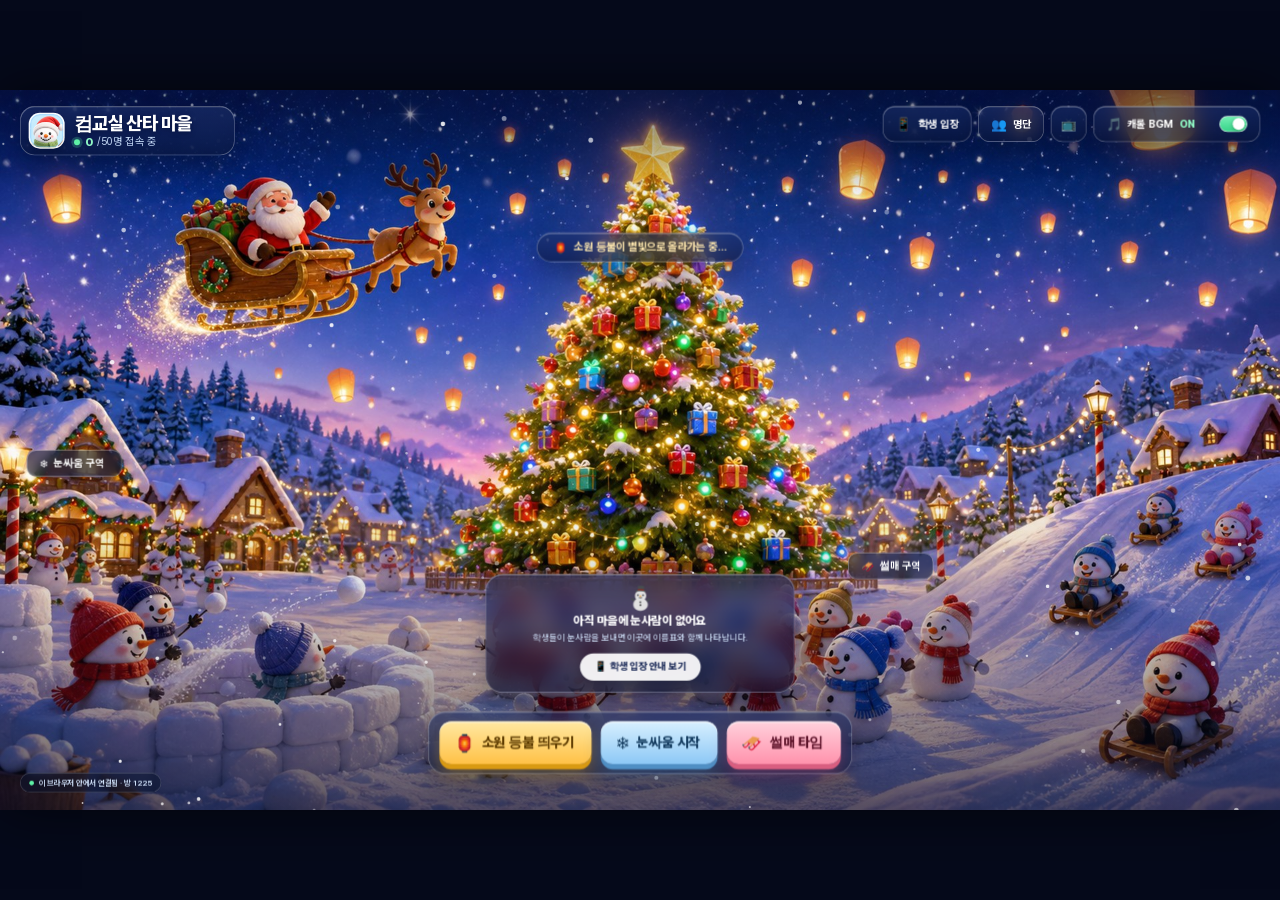
<file: index.html>
<!DOCTYPE html>
<html lang="ko">
<head>
<meta charset="utf-8">
<meta name="viewport" content="width=device-width, initial-scale=1, viewport-fit=cover">
<title>컴교실 산타 마을 — 선생님 화면</title>
<meta name="description" content="초등 컴퓨터 수업용 실시간 크리스마스 마을 — 학생 눈사람·소원 등불·미니게임">
<link rel="stylesheet" href="css/base.css">
<link rel="stylesheet" href="css/teacher.css">
<link rel="icon" href="data:image/svg+xml,<svg xmlns='http://www.w3.org/2000/svg' viewBox='0 0 100 100'><text y='.9em' font-size='90'>⛄</text></svg>">
</head>
<body class="teacher-body">

<div class="stage" id="stage">
  <div class="scene-bg" role="img" aria-label="눈 내리는 크리스마스 마을"></div>
  <div class="scene-veil"></div>

  <!-- 하늘을 나는 산타 썰매 (움직임) -->
  <div class="sleigh-flight" aria-hidden="true">
    <svg viewBox="0 0 420 150" class="sleigh-svg">
      <defs>
        <linearGradient id="slSleigh" x1="0" y1="0" x2="0" y2="1">
          <stop offset="0" stop-color="#b7743f"/><stop offset="1" stop-color="#7c4321"/>
        </linearGradient>
        <linearGradient id="slCoat" x1="0" y1="0" x2="0" y2="1">
          <stop offset="0" stop-color="#ff6b6b"/><stop offset="1" stop-color="#d02a3c"/>
        </linearGradient>
        <radialGradient id="slGlow" cx="50%" cy="50%" r="50%">
          <stop offset="0" stop-color="#ffe9a8" stop-opacity=".95"/>
          <stop offset="1" stop-color="#ffe9a8" stop-opacity="0"/>
        </radialGradient>
      </defs>
      <!-- 반짝 가루 -->
      <ellipse cx="120" cy="96" rx="118" ry="30" fill="url(#slGlow)" opacity=".55"/>
      <g class="sparkles" fill="#ffe9a8">
        <circle cx="58" cy="104" r="2.6"/><circle cx="84" cy="118" r="2"/><circle cx="38" cy="92" r="1.8"/>
        <circle cx="14" cy="106" r="1.5"/><circle cx="100" cy="88" r="1.6"/><circle cx="62" cy="80" r="1.4"/>
      </g>
      <!-- 루돌프 -->
      <g class="reindeer">
        <ellipse cx="330" cy="74" rx="42" ry="22" fill="#a8672f"/>
        <path d="M296 66 q-14 -8 -26 -2" stroke="#8b5222" stroke-width="7" fill="none" stroke-linecap="round"/>
        <path d="M356 60 q14 -20 26 -22 q6 8 -2 18 q-8 8 -18 10 z" fill="#b67334"/>
        <path d="M382 38 l-2 -22 l10 16" stroke="#7d4a1f" stroke-width="4" fill="none" stroke-linecap="round"/>
        <path d="M374 40 l-8 -20" stroke="#7d4a1f" stroke-width="4" fill="none" stroke-linecap="round"/>
        <circle cx="392" cy="46" r="4.4" fill="#ff4f4f"/>
        <circle cx="392" cy="46" r="9" fill="#ff6b6b" opacity=".35"/>
        <path d="M316 94 l-8 24" stroke="#8b5222" stroke-width="7" stroke-linecap="round"/>
        <path d="M346 94 l6 24" stroke="#8b5222" stroke-width="7" stroke-linecap="round"/>
        <circle cx="353" cy="60" r="3" fill="#2b2b2b"/>
        <path d="M288 84 q-10 14 4 16" stroke="#8b5222" stroke-width="5" fill="none" stroke-linecap="round"/>
      </g>
      <!-- 썰매 -->
      <g class="sleigh">
        <path d="M150 96 q10 24 44 24 h96 q26 0 34 -20 z" fill="url(#slSleigh)"/>
        <path d="M144 100 q6 34 56 34 h92" stroke="#c8912f" stroke-width="6" fill="none" stroke-linecap="round"/>
        <path d="M150 96 q96 10 174 4" stroke="#e0a53c" stroke-width="4" fill="none" stroke-linecap="round"/>
        <circle cx="238" cy="70" r="22" fill="#e8543f" opacity=".35"/>
        <circle cx="250" cy="64" r="3" fill="#fff6cf"/>
        <!-- 산타 -->
        <path d="M216 96 q-4 -40 18 -44 q24 -4 26 20 q2 16 0 24 z" fill="url(#slCoat)"/>
        <circle cx="236" cy="42" r="17" fill="#ffe0c9"/>
        <path d="M220 44 q10 -20 32 -8 q6 4 4 12 q-18 -6 -36 -4 z" fill="#fff"/>
        <path d="M218 30 q14 -20 34 -8 q8 6 2 14 q-16 -8 -36 -6 z" fill="#e63747"/>
        <circle cx="258" cy="26" r="7" fill="#fff"/>
        <path d="M204 58 q-22 10 -28 30" stroke="#e63747" stroke-width="9" fill="none" stroke-linecap="round"/>
        <circle cx="175" cy="90" r="7" fill="#ffe0c9"/>
        <!-- 선물 자루 -->
        <path d="M186 92 q-16 2 -14 22 q16 8 32 0 q2 -18 -18 -22 z" fill="#2f8f57"/>
        <path d="M180 96 q12 6 24 0" stroke="#1f6b40" stroke-width="3" fill="none"/>
      </g>
    </svg>
  </div>

  <canvas id="snowCan" class="snow-layer stage-snow"></canvas>

  <!-- ── 상단 HUD ───────────────────────────────────────── -->
  <header class="hud">
    <div class="hud-brand glass">
      <div class="brand-ico" role="img" aria-label="산타 눈사람"></div>
      <div class="brand-txt">
        <div class="brand-name">컴교실 산타 마을</div>
        <div class="brand-live"><i class="live-dot"></i><b id="onlineNum">0</b><span class="live-max">/50명 접속 중</span></div>
      </div>
    </div>

    <div class="hud-right">
      <button class="hud-chip glass" id="joinBtn" title="학생 입장 주소와 QR 코드">
        <span class="chip-emoji">📱</span><span class="chip-label">학생 입장</span>
      </button>
      <button class="hud-chip glass" id="listBtn" title="접속한 학생 명단">
        <span class="chip-emoji">👥</span><span class="chip-label">명단</span>
      </button>
      <button class="hud-chip glass icon-only" id="fsBtn" title="전체 화면">
        <span class="chip-emoji">📺</span>
      </button>
      <button class="bgm-pill glass" id="bgmBtn" aria-pressed="true">
        <span class="chip-emoji">🎵</span>
        <span class="bgm-label">캐롤 BGM</span>
        <span class="bgm-state" id="bgmState">ON</span>
        <span class="switch on" id="bgmSwitch"></span>
      </button>
    </div>
  </header>

  <!-- 실시간 도착 알림 -->
  <div class="toast-stack" id="toasts"></div>

  <!-- 하늘 안내 문구 -->
  <div class="sky-note glass" id="skyNote">
    <span class="sn-emoji">🏮</span><span class="sn-text">소원 등불이 별빛으로 올라가는 중…</span>
  </div>

  <!-- 구역 표시 -->
  <div class="zone zone-snow" id="zoneSnow">
    <span class="z-emoji">❄️</span><span class="z-label">눈싸움 구역</span>
    <span class="z-extra" id="snowScoreTop"></span>
    <div class="zone-fx" aria-hidden="true">
      <span class="snowball sb1"></span><span class="snowball sb2"></span><span class="snowball sb3"></span>
      <span class="snowball sb4"></span><span class="snowball sb5"></span>
    </div>
  </div>
  <div class="zone zone-sled" id="zoneSled">
    <span class="z-emoji">🛷</span><span class="z-label">썰매 구역</span>
    <div class="zone-fx sled-fx" aria-hidden="true"><span class="track t1"></span><span class="track t2"></span></div>
  </div>

  <!-- 소원 등불이 떠오르는 하늘 -->
  <div class="lantern-sky" id="lanternSky" aria-live="polite"></div>

  <!-- 마을의 학생 눈사람들 -->
  <div class="village" id="village"></div>
  <div class="tag-layer" id="tagLayer" aria-hidden="true"></div>

  <div class="empty-card glass" id="emptyCard">
    <div class="ec-emoji">⛄</div>
    <div class="ec-title">아직 마을에 눈사람이 없어요</div>
    <div class="ec-sub">학생들이 눈사람을 보내면 이곳에 이름표와 함께 나타납니다.</div>
    <button class="ec-btn" id="emptyJoin">📱 학생 입장 안내 보기</button>
  </div>

  <!-- 라운드 안내 -->
  <div class="round-banner hidden" id="roundBanner">
    <div class="rb-emoji" id="rbEmoji">❄️</div>
    <div class="rb-text" id="rbText">눈싸움 시작!</div>
    <div class="rb-sub" id="rbSub">학생 화면에서 눈덩이를 던져 보세요</div>
  </div>

  <!-- 실시간 순위 -->
  <aside class="board glass hidden" id="board">
    <div class="board-head"><span id="boardTitle">❄️ 눈싸움 순위</span><span class="board-live">LIVE</span></div>
    <ol class="board-list" id="boardList"></ol>
    <div class="board-foot" id="boardFoot">학생 화면의 점수가 실시간으로 모입니다.</div>
  </aside>

  <!-- 하단 버튼 독 -->
  <div class="dock-wrap">
    <div class="dock glass">
      <button class="dock-btn d-wish" id="btnWish">
        <span class="db-emoji">🏮</span><span class="db-label">소원 등불 띄우기</span>
      </button>
      <button class="dock-btn d-snow" id="btnSnow">
        <span class="db-emoji">❄️</span><span class="db-label">눈싸움 시작</span>
      </button>
      <button class="dock-btn d-sled" id="btnSled">
        <span class="db-emoji">🛷</span><span class="db-label">썰매 타임</span>
      </button>
    </div>
    <div class="dock-status" id="dockStatus"></div>
  </div>

  <div class="conn-pill" id="connPill"><i></i><span>연결 중…</span></div>
</div>

<!-- ── 학생 입장 안내 모달 ─────────────────────────────── -->
<div class="modal-back" id="joinModal">
  <div class="modal join-modal">
    <button class="x" data-close="joinModal">✕</button>
    <h2>📱 학생 입장 안내</h2>
    <p class="sub">학생들은 아래 주소로 들어오면 바로 이 마을에 들어옵니다.<br>방 코드 <b>1225</b> 는 매일 같아서 주소만 알려 주시면 됩니다.</p>

    <div class="join-grid">
      <div class="qr-box"><div id="qrTarget"></div><div class="qr-cap">휴대폰 카메라로 찍어도 들어와요</div></div>
      <div class="join-info">
        <div class="ji-label">학생 주소</div>
        <div class="ji-url" id="stuUrl">-</div>
        <button class="ji-copy" id="copyUrl">📋 주소 복사</button>
        <div class="ji-row"><span>방 코드</span><b>1225</b></div>
        <div class="ji-row"><span>접속 인원</span><b><span id="joinCount">0</span> / 50명</b></div>
      </div>
    </div>

    <ol class="join-steps">
      <li><b>1.</b> 크롬을 열고 주소를 입력합니다.</li>
      <li><b>2.</b> 이름을 쓰고 모자·목도리·표정을 고릅니다.</li>
      <li><b>3.</b> <b>⛄ 마을로 보내기</b>를 누르면 선생님 화면에 나타납니다.</li>
    </ol>

    <div class="join-actions">
      <button class="btn j-demo" id="demoBtn">🎬 시연용 친구 42명 채워 보기</button>
      <button class="btn j-close" data-close="joinModal">닫기</button>
    </div>
    <p class="join-tip">※ 시연 버튼은 화면 확인용이며, 실제 학생 접속 수에는 포함되지 않습니다.</p>
  </div>
</div>

<!-- ── 학생 명단 모달 ─────────────────────────────────── -->
<div class="modal-back" id="listModal">
  <div class="modal list-modal">
    <button class="x" data-close="listModal">✕</button>
    <h2>👥 접속한 학생</h2>
    <p class="sub" id="listSub">아직 접속한 학생이 없습니다.</p>
    <div class="name-grid" id="nameGrid"></div>
  </div>
</div>

<script src="assets/vendor/supabase.js"></script>
<script src="assets/vendor/qrcode.min.js"></script>
<script src="js/config.js"></script>
<script src="js/snowman.js"></script>
<script src="js/snow.js"></script>
<script src="js/audio.js"></script>
<script src="js/net.js"></script>
<script src="js/teacher.js"></script>
</body>
</html>
</file>
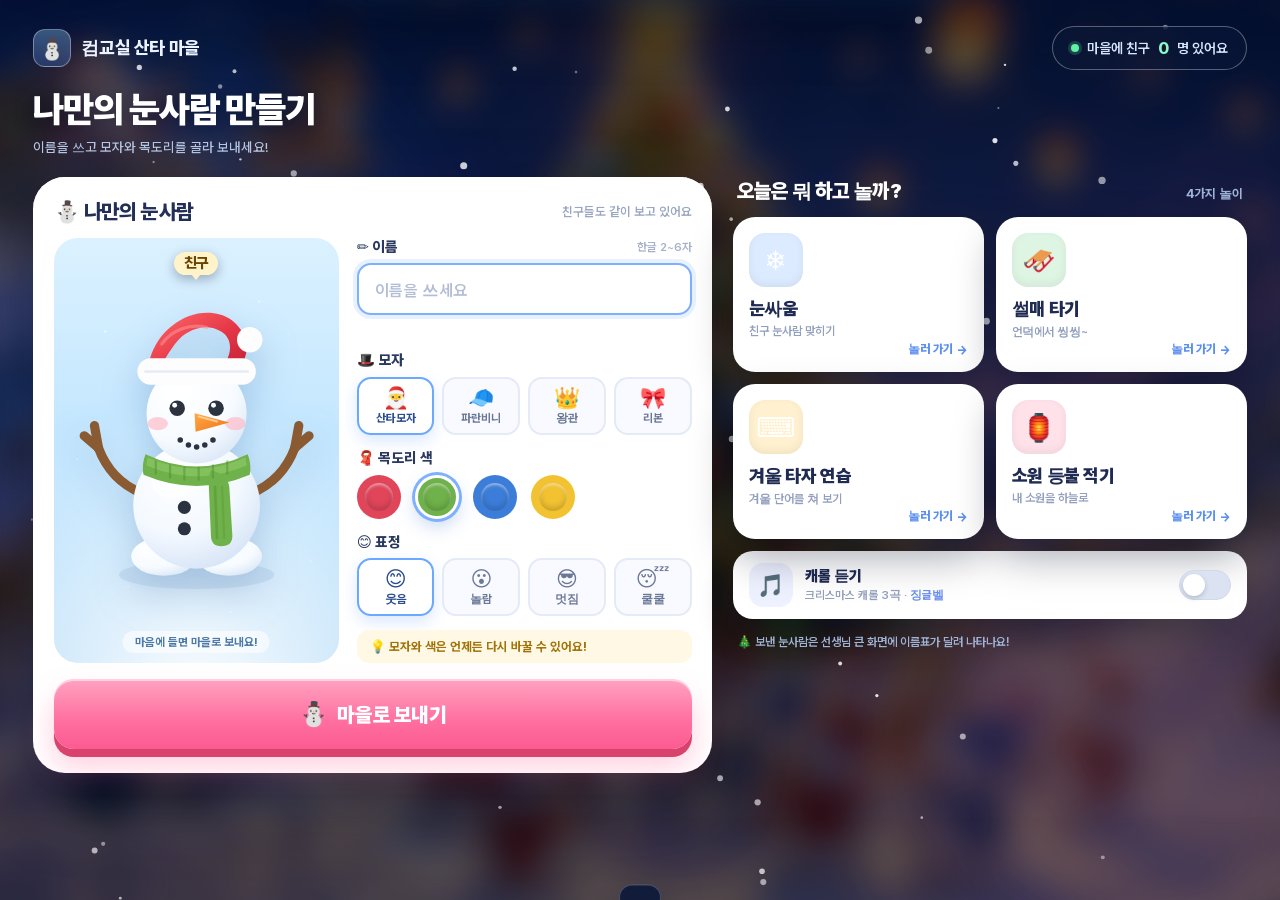
<file: student.html>
<!DOCTYPE html>
<html lang="ko">
<head>
<meta charset="utf-8">
<meta name="viewport" content="width=device-width, initial-scale=1, viewport-fit=cover">
<title>컴교실 산타 마을 — 나만의 눈사람</title>
<meta name="description" content="이름을 쓰고 모자와 목도리를 골라 마을로 보내 보세요!">
<link rel="stylesheet" href="css/base.css">
<link rel="stylesheet" href="css/student.css">
<link rel="icon" href="data:image/svg+xml,<svg xmlns='http://www.w3.org/2000/svg' viewBox='0 0 100 100'><text y='.9em' font-size='90'>⛄</text></svg>">
</head>
<body class="student-body">

<div class="bg-layer">
  <div class="bg-photo"></div>
  <div class="bg-stars"></div>
  <div class="bg-glow g1"></div>
  <div class="bg-glow g2"></div>
</div>
<canvas id="snowCan" class="snow-layer"></canvas>

<div class="s-shell">
  <header class="s-top">
    <div class="s-brand"><span class="s-logo">⛄</span><span>컴교실 산타 마을</span></div>
    <div class="s-live"><i class="dot"></i>마을에 친구 <b id="friendNum">0</b>명 있어요</div>
  </header>

  <div class="s-head">
    <h1>나만의 눈사람 만들기</h1>
    <p>이름을 쓰고 모자와 목도리를 골라 보내세요!</p>
  </div>

  <main class="s-main">
    <!-- ── 왼쪽: 눈사람 꾸미기 ─────────────────────────── -->
    <section class="card builder">
      <div class="b-head">
        <div class="b-title">⛄ 나만의 눈사람</div>
        <div class="b-note" id="bNote">친구들도 같이 보고 있어요</div>
      </div>

      <div class="b-body">
        <div class="preview" id="preview">
          <div class="pv-snow" aria-hidden="true"></div>
          <div class="pv-tag"><span class="name-tag me" id="pvTag">친구</span></div>
          <div class="pv-art" id="pvArt"></div>
          <div class="pv-hint">마음에 들면 마을로 보내요!</div>
        </div>

        <div class="controls">
          <label class="ctl-label first" for="nameInput">✏️ 이름 <span class="hint">한글 2~6자</span></label>
          <input id="nameInput" class="name-input" type="text" maxlength="6" placeholder="이름을 쓰세요"
                 autocomplete="off" spellcheck="false" aria-describedby="nameErr">
          <div class="err" id="nameErr"></div>

          <div class="ctl-label">🎩 모자</div>
          <div class="opt-row" id="hatRow"></div>

          <div class="ctl-label">🧣 목도리 색</div>
          <div class="swatch-row" id="scarfRow"></div>

          <div class="ctl-label">😊 표정</div>
          <div class="opt-row" id="faceRow"></div>

          <div class="tip">💡 모자와 색은 언제든 다시 바꿀 수 있어요!</div>
        </div>
      </div>

      <button class="send-btn" id="sendBtn">
        <span class="sb-ico">⛄</span><span class="sb-text">마을로 보내기</span>
      </button>
    </section>

    <!-- ── 오른쪽: 오늘의 놀이 ─────────────────────────── -->
    <section class="menu">
      <div class="m-head">
        <h2>오늘은 뭐 하고 놀까?</h2>
        <span class="m-count">4가지 놀이</span>
      </div>

      <div class="cards">
        <button class="mcard" data-game="snow">
          <div class="mc-ico ico-snow">❄️</div>
          <div class="mc-title">눈싸움</div>
          <div class="mc-sub">친구 눈사람 맞히기</div>
          <div class="mc-go">놀러 가기 <span>→</span></div>
        </button>
        <button class="mcard" data-game="sled">
          <div class="mc-ico ico-sled">🛷</div>
          <div class="mc-title">썰매 타기</div>
          <div class="mc-sub">언덕에서 씽씽~</div>
          <div class="mc-go">놀러 가기 <span>→</span></div>
        </button>
        <button class="mcard" data-game="type">
          <div class="mc-ico ico-type">⌨️</div>
          <div class="mc-title">겨울 타자 연습</div>
          <div class="mc-sub">겨울 단어를 쳐 보기</div>
          <div class="mc-go">놀러 가기 <span>→</span></div>
        </button>
        <button class="mcard" data-game="wish">
          <div class="mc-ico ico-wish">🏮</div>
          <div class="mc-title">소원 등불 적기</div>
          <div class="mc-sub">내 소원을 하늘로</div>
          <div class="mc-go">놀러 가기 <span>→</span></div>
        </button>
      </div>

      <div class="carol-row">
        <div class="carol-ico">🎵</div>
        <div class="carol-txt">
          <b>캐롤 듣기</b>
          <span>크리스마스 캐롤 3곡 · <em id="songName">징글벨</em></span>
        </div>
        <button class="switch" id="carolSwitch" aria-label="캐롤 켜기/끄기"></button>
      </div>

      <p class="m-note">🎄 보낸 눈사람은 선생님 큰 화면에 이름표가 달려 나타나요!</p>
    </section>
  </main>
</div>

<!-- 선생님 알림 배너 -->
<div class="round-pop" id="roundPop">
  <div class="rp-emoji" id="rpEmoji">❄️</div>
  <div class="rp-body">
    <b id="rpTitle">선생님 알림</b>
    <span id="rpSub">선생님이 놀이를 시작하면 여기에 알려 드려요</span>
  </div>
  <button class="rp-go" id="rpGo">지금 놀기</button>
  <button class="rp-x" id="rpClose" aria-label="닫기">✕</button>
</div>

<!-- 작은 알림 -->
<div class="mini-toast" id="miniToast"></div>

<!-- ══════════ 눈싸움 ══════════ -->
<div class="game-back" id="gameSnow">
  <div class="game-shell">
    <header class="g-head">
      <div class="g-title">❄️ 눈싸움</div>
      <div class="g-hud">
        <div class="hud-item"><span>점수</span><b id="sbScore">0</b></div>
        <div class="hud-item"><span>맞힌 눈덩이</span><b id="sbHits">0</b></div>
        <div class="hud-item time"><span>남은 시간</span><b id="sbTime">60</b></div>
      </div>
      <button class="g-close" data-close-game="gameSnow">✕</button>
    </header>
    <div class="g-stage" id="sbStage">
      <canvas id="sbCanvas"></canvas>
      <div class="g-start" id="sbStart">
        <div class="gs-emoji">❄️</div>
        <div class="gs-title">친구 눈사람을 맞혀 보세요!</div>
        <div class="gs-sub">화면을 누르면 그 곳으로 눈덩이가 날아가요 (스페이스바도 좋아요)</div>
        <button class="gs-btn" id="sbStartBtn">시작하기</button>
      </div>
      <div class="g-result hidden" id="sbResult">
        <div class="gr-emoji">🎉</div>
        <div class="gr-title">잘했어요!</div>
        <div class="gr-score"><b id="sbFinal">0</b> 점</div>
        <div class="gr-line" id="sbLine">눈덩이 0개를 맞혔어요</div>
        <div class="gr-btns">
          <button class="gr-btn again" id="sbAgain">한 번 더</button>
          <button class="gr-btn close" data-close-game="gameSnow">마을로 돌아가기</button>
        </div>
      </div>
    </div>
  </div>
</div>

<!-- ══════════ 썰매 타기 ══════════ -->
<div class="game-back" id="gameSled">
  <div class="game-shell">
    <header class="g-head">
      <div class="g-title">🛷 썰매 타기</div>
      <div class="g-hud">
        <div class="hud-item"><span>점수</span><b id="slScore">0</b></div>
        <div class="hud-item"><span>선물</span><b id="slGifts">0</b></div>
        <div class="hud-item"><span>하트</span><b id="slLives">❤❤❤</b></div>
      </div>
      <button class="g-close" data-close-game="gameSled">✕</button>
    </header>
    <div class="g-stage" id="slStage">
      <canvas id="slCanvas"></canvas>
      <div class="g-start" id="slStart">
        <div class="gs-emoji">🛷</div>
        <div class="gs-title">눈 언덕을 씽씽 내려가요!</div>
        <div class="gs-sub">눈덩이와 나무를 뛰어넘고, 선물 상자를 모아 보세요<br>화면을 누르거나 스페이스바를 누르면 점프!</div>
        <button class="gs-btn" id="slStartBtn">시작하기</button>
      </div>
      <div class="g-result hidden" id="slResult">
        <div class="gr-emoji">🎁</div>
        <div class="gr-title">씽씽 잘 탔어요!</div>
        <div class="gr-score"><b id="slFinal">0</b> 점</div>
        <div class="gr-line" id="slLine">선물 0개를 모았어요</div>
        <div class="gr-btns">
          <button class="gr-btn again" id="slAgain">한 번 더</button>
          <button class="gr-btn close" data-close-game="gameSled">마을로 돌아가기</button>
        </div>
      </div>
    </div>
  </div>
</div>

<!-- ══════════ 겨울 타자 연습 ══════════ -->
<div class="game-back" id="gameType">
  <div class="game-shell type-shell">
    <header class="g-head">
      <div class="g-title">⌨️ 겨울 타자 연습</div>
      <div class="type-tabs" id="typeTabs">
        <button class="tt on" data-mode="seat">1 · 자리 연습</button>
        <button class="tt" data-mode="word">2 · 캐롤·단어</button>
        <button class="tt" data-mode="chain">3 · 끝말잇기</button>
      </div>
      <button class="g-close" data-close-game="gameType">✕</button>
    </header>
    <div class="type-body" id="typeBody"></div>
  </div>
</div>

<!-- ══════════ 소원 등불 ══════════ -->
<div class="modal-back" id="wishModal">
  <div class="modal wish-modal">
    <button class="x" data-close="wishModal">✕</button>
    <div class="wm-emoji">🏮</div>
    <h2>내 소원을 등불에 적어요</h2>
    <p class="sub">적어서 보내면 <b>선생님 큰 화면 하늘</b>로 둥실둥실 올라가요.</p>
    <textarea id="wishInput" maxlength="60" placeholder="예) 우리 반 모두 즐거운 겨울방학을 보내게 해 주세요!"></textarea>
    <div class="wm-foot"><span id="wishCount">0</span> / 60자</div>
    <button class="wm-btn" id="wishSend">🏮 소원 등불 띄우기</button>
    <div class="wm-done hidden" id="wishDone">
      <div class="wd-emoji">✨</div>
      <b>등불이 하늘로 올라갔어요!</b>
      <span>선생님 큰 화면을 올려다보세요 🏮</span>
      <button class="wm-again" id="wishAgain">한 번 더 적기</button>
    </div>
  </div>
</div>

<script src="assets/vendor/supabase.js"></script>
<script src="js/config.js"></script>
<script src="js/snowman.js"></script>
<script src="js/snow.js"></script>
<script src="js/audio.js"></script>
<script src="js/net.js"></script>
<script src="js/games/words.js"></script>
<script src="js/games/snowball.js"></script>
<script src="js/games/sled.js"></script>
<script src="js/games/typing.js"></script>
<script src="js/student.js"></script>
</body>
</html>
</file>
<file: css/base.css>
/* ═══════════════════════════════════════════════════════════════
   컴교실 산타 마을 — 공통 스타일 (색·유리·버튼·토스트·모달)
   ═══════════════════════════════════════════════════════════════ */
@font-face {
  font-family: 'Pretendard';
  src: url('../assets/fonts/PretendardVariable.woff2') format('woff2-variations');
  font-weight: 45 920;
  font-style: normal;
  font-display: swap;
}

:root {
  --night-1: #070c20;
  --night-2: #0d1836;
  --night-3: #182a5c;
  --ink: #26315a;
  --ink-soft: #5c6992;
  --muted: #8b97b8;
  --line: #e3e9f5;
  --white: #ffffff;
  --pink: #ff7ea8;
  --pink-deep: #f2547f;
  --gold: #ffc247;
  --gold-deep: #f0a71f;
  --mint: #5ef2a6;
  --sky: #8ec9f6;
  --radius-lg: 32px;
  --radius-md: 22px;
  --shadow-card: 0 24px 60px rgba(6, 14, 40, .38), 0 2px 0 rgba(255, 255, 255, .7) inset;
  --shadow-pop: 0 22px 54px rgba(5, 12, 38, .45);
  --font: 'Pretendard', 'Apple SD Gothic Neo', 'Malgun Gothic', system-ui, -apple-system, sans-serif;
  --bg-url: url('../assets/img/bg_teacher.jpg');
  --avatar-url: url('../assets/img/avatar_snowman.jpg');
}

* { box-sizing: border-box; -webkit-tap-highlight-color: transparent; }

html, body {
  margin: 0;
  padding: 0;
  min-height: 100%;
  font-family: var(--font);
  color: var(--ink);
  background: var(--night-1);
  -webkit-font-smoothing: antialiased;
  text-rendering: optimizeLegibility;
}

body.no-scroll { overflow: hidden; }

button {
  font-family: inherit;
  border: 0;
  background: none;
  cursor: pointer;
  color: inherit;
}
input, textarea { font-family: inherit; }
a { color: inherit; }

::selection { background: #ffd7e4; color: #7a1f3d; }

/* ── 유리(글래스) 패널 ─────────────────────────────────────── */
.glass {
  background: linear-gradient(180deg, rgba(30, 48, 102, .58), rgba(10, 20, 52, .58));
  border: 1.5px solid rgba(255, 255, 255, .34);
  box-shadow: 0 16px 40px rgba(3, 9, 30, .34), inset 0 1px 0 rgba(255, 255, 255, .28);
  backdrop-filter: blur(16px) saturate(1.15);
  -webkit-backdrop-filter: blur(16px) saturate(1.15);
}

/* ── 눈 내림 캔버스 ────────────────────────────────────────── */
.snow-layer {
  position: fixed;
  inset: 0;
  width: 100%;
  height: 100%;
  pointer-events: none;
  z-index: 6;
}

/* ── 공통 버튼 ─────────────────────────────────────────────── */
.btn {
  display: inline-flex;
  align-items: center;
  justify-content: center;
  gap: .5em;
  border-radius: 999px;
  font-weight: 800;
  letter-spacing: -.01em;
  transition: transform .12s ease, box-shadow .12s ease, filter .12s ease;
}
.btn:active { transform: translateY(2px) scale(.995); }
.btn:disabled { opacity: .5; cursor: not-allowed; }

.btn-pink {
  background: linear-gradient(180deg, #ff9fbe, #ff6f9f);
  color: #fff;
  box-shadow: 0 10px 0 #d9426d, 0 18px 30px rgba(255, 111, 159, .38);
}
.btn-pink:active { box-shadow: 0 6px 0 #d9426d, 0 10px 20px rgba(255, 111, 159, .3); }

.btn-ghost {
  background: rgba(255, 255, 255, .12);
  border: 1.5px solid rgba(255, 255, 255, .38);
  color: #fff;
}
.btn-ghost:hover { background: rgba(255, 255, 255, .2); }

/* ── 스위치 ───────────────────────────────────────────────── */
.switch {
  position: relative;
  width: 52px;
  height: 30px;
  border-radius: 999px;
  background: rgba(255, 255, 255, .25);
  border: 1.5px solid rgba(255, 255, 255, .4);
  transition: background .2s ease;
  flex: none;
}
.switch::after {
  content: '';
  position: absolute;
  left: 3px;
  top: 50%;
  transform: translateY(-50%);
  width: 22px;
  height: 22px;
  border-radius: 50%;
  background: #fff;
  box-shadow: 0 2px 6px rgba(0, 0, 0, .25);
  transition: left .2s cubic-bezier(.3, 1.5, .5, 1);
}
.switch.on { background: linear-gradient(180deg, #74f0b4, #38d489); border-color: rgba(255, 255, 255, .8); }
.switch.on::after { left: calc(100% - 25px); }

/* ── 이름표 ───────────────────────────────────────────────── */
.name-tag {
  display: inline-flex;
  align-items: center;
  justify-content: center;
  padding: .16em .62em .2em;
  border-radius: 999px;
  background: #fff;
  color: var(--ink);
  font-weight: 800;
  font-size: 15px;
  line-height: 1.2;
  box-shadow: 0 4px 12px rgba(4, 10, 30, .3);
  white-space: nowrap;
  letter-spacing: -.02em;
}
.name-tag::after {
  content: '';
  position: absolute;
  left: 50%;
  bottom: -5px;
  transform: translateX(-50%);
  border-left: 5px solid transparent;
  border-right: 5px solid transparent;
  border-top: 6px solid #fff;
}
.name-tag { position: relative; }
.name-tag.me { background: #fff3c9; color: #6a4400; }
.name-tag.me::after { border-top-color: #fff3c9; }

/* ── 토스트 ───────────────────────────────────────────────── */
.toast-stack {
  position: fixed;
  z-index: 40;
  display: flex;
  flex-direction: column;
  gap: 10px;
  pointer-events: none;
}
.toast {
  display: flex;
  align-items: center;
  gap: 12px;
  min-width: 300px;
  max-width: 420px;
  padding: 12px 18px 12px 12px;
  border-radius: 20px;
  background: rgba(255, 255, 255, .97);
  box-shadow: var(--shadow-pop);
  transform: translateY(-12px) scale(.96);
  opacity: 0;
  transition: transform .32s cubic-bezier(.2, 1.3, .4, 1), opacity .25s ease;
}
.toast.in { transform: none; opacity: 1; }
.toast.out { transform: translateY(-10px) scale(.97); opacity: 0; }
.toast .t-ico {
  width: 48px; height: 48px; border-radius: 14px; flex: none;
  display: grid; place-items: center;
  background: linear-gradient(180deg, #d6ebff, #a9cdf6);
  font-size: 26px;
}
.toast .t-main { font-weight: 800; color: #24325f; font-size: 16px; line-height: 1.28; }
.toast .t-sub { font-size: 13px; color: var(--muted); margin-top: 3px; font-weight: 500; }

/* ── 모달 ─────────────────────────────────────────────────── */
.modal-back {
  position: fixed;
  inset: 0;
  z-index: 60;
  background: rgba(4, 9, 26, .62);
  backdrop-filter: blur(7px);
  -webkit-backdrop-filter: blur(7px);
  display: grid;
  place-items: center;
  padding: 22px;
  opacity: 0;
  pointer-events: none;
  transition: opacity .22s ease;
}
.modal-back.open { opacity: 1; pointer-events: auto; }
.modal {
  position: relative;
  width: min(560px, 96vw);
  max-height: 92vh;
  overflow: auto;
  border-radius: 30px;
  background: #fff;
  box-shadow: 0 30px 90px rgba(3, 8, 26, .55);
  padding: 26px 26px 22px;
  transform: translateY(14px) scale(.98);
  transition: transform .24s cubic-bezier(.2, 1.2, .4, 1);
}
.modal-back.open .modal { transform: none; }
.modal h2 { margin: 0 0 6px; font-size: 24px; letter-spacing: -.02em; color: #1f2a52; }
.modal p.sub { margin: 0 0 18px; color: var(--muted); font-size: 14.5px; line-height: 1.55; }
.modal .x {
  position: absolute;
  top: 14px; right: 14px;
  width: 40px; height: 40px; border-radius: 50%;
  background: #f1f4fb; color: #6d7899; font-size: 20px; font-weight: 700;
  display: grid; place-items: center;
}
.modal .x:hover { background: #e6ebf7; }

/* ── 스크롤바 ─────────────────────────────────────────────── */
*::-webkit-scrollbar { width: 10px; height: 10px; }
*::-webkit-scrollbar-thumb { background: #c9d3e8; border-radius: 999px; border: 3px solid transparent; background-clip: padding-box; }
*::-webkit-scrollbar-track { background: transparent; }

/* ── 접근성: 키보드 포커스 ────────────────────────────────── */
:focus-visible { outline: 3px solid #ffd166; outline-offset: 2px; }

.hidden { display: none !important; }
.sr-only {
  position: absolute; width: 1px; height: 1px; padding: 0; margin: -1px;
  overflow: hidden; clip: rect(0 0 0 0); white-space: nowrap; border: 0;
}
</file>
<file: css/teacher.css>
/* ══════════════════════════════════════════════════════════════
   teacher.css — 선생님 큰 화면 (1920×1080 무대를 화면에 맞춰 축소)
   ══════════════════════════════════════════════════════════════ */
html, body.teacher-body {
  height: 100%;
  overflow: hidden;
  background: #05091a;
}

.teacher-body {
  position: fixed;
  inset: 0;
  overflow: hidden;
  background:
    radial-gradient(circle at 50% 40%, #12224d 0%, #070d22 62%, #04081a 100%);
}

.stage {
  position: absolute;
  left: 50%;
  top: 50%;
  width: 1920px;
  height: 1080px;
  transform: translate(-50%, -50%) scale(var(--z, 1));
  transform-origin: center center;
  overflow: hidden;
  background: #0a1330;
  box-shadow: 0 0 80px rgba(0, 0, 0, .6);
  user-select: none;
}

.scene-bg {
  position: absolute;
  inset: 0;
  background-image: var(--bg-url);
  background-position: center center;
  background-size: cover;
  background-repeat: no-repeat;
  pointer-events: none;
  animation: bgBreath 26s ease-in-out infinite alternate;
}
@keyframes bgBreath {
  from { transform: scale(1.02) translateY(0); }
  to { transform: scale(1.055) translateY(-8px); }
}

.scene-veil {
  position: absolute;
  inset: 0;
  pointer-events: none;
  background:
    linear-gradient(180deg, rgba(6, 12, 38, .55) 0%, rgba(6, 12, 38, 0) 16%),
    linear-gradient(0deg, rgba(5, 10, 30, .62) 0%, rgba(5, 10, 30, .12) 30%, rgba(5, 10, 30, 0) 46%);
}

.stage-snow { position: absolute; inset: 0; width: 100%; height: 100%; }

/* ── 움직이는 산타 썰매 ─────────────────────────────────── */
.sleigh-flight {
  position: absolute;
  top: -0.5%;
  left: 0;
  width: 186px;
  transform: translate(-40vw, 0);
  animation: sleighFly 64s linear infinite;
  pointer-events: none;
  opacity: .96;
  filter: drop-shadow(0 10px 22px rgba(0, 0, 0, .3));
}
.sleigh-svg { width: 100%; height: auto; }
.sleigh-flight .sparkles { animation: sparkle 2.4s ease-in-out infinite; }
.reindeer { transform-origin: 330px 80px; animation: gallop 1.1s ease-in-out infinite; }
@keyframes sleighFly {
  0%   { transform: translate(-300px, 60px) rotate(-2deg); opacity: 0; }
  7%   { opacity: .96; }
  50%  { transform: translate(1000px, 26px) rotate(1.5deg); }
  93%  { opacity: .96; }
  100% { transform: translate(2120px, 58px) rotate(-1deg); opacity: 0; }
}
@keyframes gallop {
  0%, 100% { transform: translateY(0) rotate(0deg); }
  50% { transform: translateY(-7px) rotate(-1.5deg); }
}
@keyframes sparkle { 0%, 100% { opacity: .35; } 50% { opacity: 1; } }

/* ── 상단 HUD ──────────────────────────────────────────── */
.hud {
  position: absolute;
  left: 30px;
  right: 30px;
  top: 24px;
  display: flex;
  justify-content: space-between;
  align-items: flex-start;
  z-index: 20;
}
.hud-brand {
  display: flex;
  align-items: center;
  gap: 14px;
  width: 322px;
  height: 74px;
  padding: 10px 16px 10px 12px;
  border-radius: 22px;
}
.brand-ico {
  width: 54px; height: 54px;
  border-radius: 17px;
  flex: none;
  overflow: hidden;
  background-image: var(--avatar-url);
  background-size: 210%;
  background-position: 50% 18%;
  border: 2px solid rgba(255, 255, 255, .9);
  box-shadow: inset 0 0 0 2px rgba(120, 190, 255, .35), 0 6px 14px rgba(3, 12, 40, .35);
}
.brand-name {
  font-size: 28px;
  font-weight: 800;
  color: #fff;
  letter-spacing: -.03em;
  line-height: 1.1;
  text-shadow: 0 2px 8px rgba(3, 10, 40, .55);
  white-space: nowrap;
}
.brand-live {
  display: flex;
  align-items: center;
  gap: 7px;
  margin-top: 4px;
  font-size: 16px;
  color: #d8f0ff;
  line-height: 1;
}
.brand-live b { color: #8ff7c4; font-weight: 800; font-size: 17px; }
.live-max { color: #cfe4ff; opacity: .92; }
.live-dot {
  width: 9px; height: 9px; border-radius: 50%;
  background: #5ef2a6;
  box-shadow: 0 0 0 4px rgba(94, 242, 166, .22);
  animation: livePulse 1.8s ease-in-out infinite;
}
@keyframes livePulse { 0%, 100% { opacity: 1; } 50% { opacity: .45; } }

.hud-right { display: flex; align-items: center; gap: 10px; }
.hud-chip, .bgm-pill {
  display: flex;
  align-items: center;
  gap: 9px;
  height: 54px;
  padding: 0 18px;
  border-radius: 18px;
  color: #fff;
  font-size: 16px;
  font-weight: 700;
  transition: transform .12s ease, background .15s ease;
}
.hud-chip:hover, .bgm-pill:hover { background: rgba(40, 62, 128, .7); transform: translateY(-1px); }
.hud-chip.icon-only { padding: 0 14px; }
.chip-emoji { font-size: 19px; }
.bgm-pill { width: 250px; justify-content: flex-start; gap: 8px; }
.bgm-label { font-weight: 700; }
.bgm-state { font-weight: 800; color: #8ff7c4; margin-left: 2px; letter-spacing: .02em; }
.bgm-state.off { color: #ffb3c6; }
.bgm-pill .switch { margin-left: auto; width: 42px; height: 24px; }
.bgm-pill .switch::after { width: 18px; height: 18px; }
.bgm-pill .switch.on::after { left: calc(100% - 21px); }

/* ── 토스트 ────────────────────────────────────────────── */
.toast-stack {
  top: 102px;
  right: 36px;
  width: 430px;
  align-items: flex-end;
}

/* ── 하늘 안내 문구 ────────────────────────────────────── */
.sky-note {
  position: absolute;
  left: 50%;
  top: 214px;
  transform: translateX(-50%);
  display: flex;
  align-items: center;
  gap: 10px;
  height: 44px;
  padding: 0 24px;
  border-radius: 22px;
  color: #ffe9b0;
  font-size: 16.5px;
  font-weight: 700;
  white-space: nowrap;
  z-index: 15;
  transition: opacity .3s ease, transform .3s ease;
}
.sky-note.flash { animation: noteFlash 1.2s ease; }
@keyframes noteFlash {
  0% { transform: translateX(-50%) scale(1); }
  35% { transform: translateX(-50%) scale(1.06); box-shadow: 0 0 42px rgba(255, 205, 110, .55); }
  100% { transform: translateX(-50%) scale(1); }
}

/* ── 구역 ──────────────────────────────────────────────── */
.zone {
  position: absolute;
  display: inline-flex;
  align-items: center;
  gap: 8px;
  height: 40px;
  padding: 0 18px;
  border-radius: 14px;
  background: rgba(10, 22, 56, .55);
  border: 1.4px solid rgba(255, 255, 255, .4);
  backdrop-filter: blur(8px);
  color: #fff;
  font-size: 16px;
  font-weight: 700;
  z-index: 12;
  transition: box-shadow .3s ease, background .3s ease;
}
.zone-snow { left: 40px; top: 540px; }
.zone-sled { left: 1272px; top: 694px; }
.z-extra { color: #ffe9a8; font-weight: 800; font-size: 15px; }
.zone.hot {
  background: rgba(28, 58, 122, .8);
  box-shadow: 0 0 0 3px rgba(160, 220, 255, .45), 0 0 40px rgba(120, 200, 255, .6);
}
.zone-fx { position: absolute; left: -16px; top: -180px; width: 460px; height: 300px; pointer-events: none; overflow: hidden; opacity: 0; transition: opacity .4s ease; }
.zone.hot .zone-fx { opacity: 1; }
.snowball {
  position: absolute;
  width: 18px; height: 18px;
  border-radius: 50%;
  background: radial-gradient(circle at 35% 30%, #fff, #dbe9fb 70%, #b9cfeb);
  box-shadow: 0 6px 10px rgba(20, 50, 90, .25);
  animation: fly 2.4s linear infinite;
}
.sb1 { left: 0; top: 220px; animation-delay: 0s; }
.sb2 { left: 30px; top: 250px; animation-delay: .5s; }
.sb3 { left: 10px; top: 190px; animation-delay: 1.1s; }
.sb4 { left: 60px; top: 240px; animation-delay: 1.6s; }
.sb5 { left: 40px; top: 205px; animation-delay: 2s; }
@keyframes fly {
  0% { transform: translate(0, 0) scale(.8); opacity: 0; }
  10% { opacity: 1; }
  55% { transform: translate(200px, -110px) scale(1.1); }
  70% { transform: translate(260px, -150px) scale(1.3); opacity: 1; }
  100% { transform: translate(340px, -190px) scale(.5); opacity: 0; }
}
.sled-fx .track {
  position: absolute;
  display: block;
  left: 0; top: 240px;
  width: 220px; height: 3px;
  border-radius: 3px;
  background: linear-gradient(90deg, rgba(255, 255, 255, 0), rgba(255, 255, 255, .9), rgba(255, 255, 255, 0));
  animation: sledTrack 1.6s linear infinite;
}
.sled-fx .t2 { top: 268px; animation-delay: .8s; width: 160px; }
@keyframes sledTrack {
  0% { transform: translateX(-40px) scaleX(.6); opacity: 0; }
  30% { opacity: 1; }
  100% { transform: translateX(280px) scaleX(1.2); opacity: 0; }
}

/* ── 마을의 학생 눈사람 ────────────────────────────────── */
.village { position: absolute; inset: 0; z-index: 8; }
.villager {
  position: absolute;
  width: var(--w, 118px);
  height: var(--h, 142px);
  transform: translate(-50%, -100%);
  animation: vpop .55s cubic-bezier(.2, 1.5, .4, 1) both;
  pointer-events: none;
}
@keyframes vpop {
  0% { transform: translate(-50%, -100%) scale(.3); opacity: 0; }
  70% { transform: translate(-50%, -100%) scale(1.08); opacity: 1; }
  100% { transform: translate(-50%, -100%) scale(1); opacity: 1; }
}
.v-wander { position: absolute; inset: 0; animation: wander var(--wd, 8s) ease-in-out infinite alternate; }
@keyframes wander {
  0% { transform: translateX(-5px) translateY(0) rotate(-1.4deg); }
  100% { transform: translateX(5px) translateY(-3px) rotate(1.4deg); }
}
.v-art { width: 100%; height: 100%; }
.v-art svg { width: 100%; height: 100%; display: block; filter: drop-shadow(0 8px 12px rgba(10, 26, 60, .22)); }
.tag-layer { position: absolute; inset: 0; z-index: 9; pointer-events: none; }
.v-tag { position: absolute; transform: translate(-50%, -100%); }
.v-tag .name-tag { font-size: 13px; padding: .12em .55em .16em; }
.v-tag.sub .name-tag { background: #fff7d8; color: #7a5200; }
.v-tag.sub::after { border-top-color: #fff7d8; }
.villager.me .name-tag { background: #fff5cb; color: #6a4400; }
.villager.pop .v-art { animation: vglow 1s ease; }
@keyframes vglow {
  0% { filter: drop-shadow(0 0 0 rgba(255, 230, 140, 0)) brightness(1); }
  30% { filter: drop-shadow(0 0 24px rgba(255, 224, 130, .95)) brightness(1.18); }
  100% { filter: drop-shadow(0 8px 12px rgba(10, 26, 60, .22)) brightness(1); }
}

/* ── 소원 등불 ─────────────────────────────────────────── */
.lantern-sky { position: absolute; inset: 0; z-index: 10; pointer-events: none; overflow: hidden; }
.lantern {
  position: absolute;
  bottom: 40px;
  left: 50%;
  animation: rise var(--dur, 18s) linear forwards;
  will-change: transform, opacity;
}
.lantern-inner { animation: sway 4.5s ease-in-out infinite alternate; }
@keyframes rise {
  0% { transform: translate(0, 60px) scale(.9); opacity: 0; }
  8% { opacity: 1; }
  55% { opacity: 1; }
  88% { opacity: .85; }
  100% { transform: translate(var(--dx, 40px), -1150px) scale(1.02); opacity: 0; }
}
@keyframes sway {
  from { transform: translateX(-10px) rotate(-2.5deg); }
  to { transform: translateX(12px) rotate(2.5deg); }
}
.lantern-paper {
  position: relative;
  max-width: 212px;
  padding: 11px 14px 10px;
  border-radius: 20px 20px 18px 18px;
  background: linear-gradient(180deg, #ffeab3, #ffc76a 52%, #f39b34);
  border: 2px solid rgba(255, 231, 168, .95);
  box-shadow: 0 0 34px rgba(255, 185, 70, .6), inset 0 0 22px rgba(255, 255, 255, .55);
  color: #5c3503;
  font-size: 12.5px;
  line-height: 1.42;
  font-weight: 700;
  text-align: center;
  word-break: break-word;
}
.lantern-paper::before, .lantern-paper::after {
  content: '';
  position: absolute;
  left: 12%;
  right: 12%;
  height: 2px;
  background: rgba(190, 120, 20, .25);
}
.lantern-paper::before { top: 9px; }
.lantern-paper::after { bottom: 9px; }
.lantern-top {
  width: 26px; height: 8px;
  margin: 0 auto 3px;
  border-radius: 4px;
  background: #ffd98a;
  box-shadow: 0 0 14px rgba(255, 200, 90, .9);
}
.lantern-name { margin-top: 4px; font-size: 11px; color: #9a6a15; font-weight: 800; letter-spacing: -.01em; }
.lantern.new { animation-timing-function: cubic-bezier(.2, .8, .4, 1); }

/* ── 빈 마을 안내 ──────────────────────────────────────── */
.empty-card {
  position: absolute;
  left: 50%;
  top: 726px;
  transform: translateX(-50%);
  width: 464px;
  padding: 18px 22px 17px;
  border-radius: 26px;
  text-align: center;
  z-index: 14;
  transition: opacity .35s ease, transform .35s ease;
}
.empty-card.hide { opacity: 0; transform: translateX(-50%) translateY(14px); pointer-events: none; visibility: hidden; }
.ec-emoji { font-size: 34px; line-height: 1; }
.ec-title { margin-top: 6px; color: #fff; font-size: 18px; font-weight: 800; letter-spacing: -.02em; }
.ec-sub { margin-top: 5px; color: #cfe0f8; font-size: 13.5px; line-height: 1.5; }
.ec-btn {
  margin-top: 14px;
  padding: 11px 22px;
  border-radius: 999px;
  background: rgba(255, 255, 255, .92);
  color: #26345f;
  font-weight: 800;
  font-size: 15px;
  box-shadow: 0 8px 20px rgba(3, 10, 32, .3);
}
.ec-btn:hover { background: #fff; }

/* ── 라운드 배너 ───────────────────────────────────────── */
.round-banner {
  position: absolute;
  left: 50%;
  top: 300px;
  transform: translateX(-50%);
  z-index: 26;
  text-align: center;
  padding: 22px 46px 24px;
  border-radius: 30px;
  background: rgba(12, 24, 60, .72);
  border: 2px solid rgba(160, 210, 255, .55);
  box-shadow: 0 0 70px rgba(120, 190, 255, .45);
  backdrop-filter: blur(10px);
  animation: bannerIn .5s cubic-bezier(.2, 1.4, .4, 1);
}
@keyframes bannerIn {
  from { transform: translateX(-50%) scale(.85); opacity: 0; }
  to { transform: translateX(-50%) scale(1); opacity: 1; }
}
.rb-emoji { font-size: 46px; line-height: 1; }
.rb-text { margin-top: 6px; color: #fff; font-size: 38px; font-weight: 900; letter-spacing: -.03em; text-shadow: 0 3px 16px rgba(0, 0, 0, .35); }
.rb-sub { margin-top: 6px; color: #cfe4ff; font-size: 17px; font-weight: 600; }

/* ── 실시간 순위 ───────────────────────────────────────── */
.board {
  position: absolute;
  right: 36px;
  top: 236px;
  width: 300px;
  padding: 16px 18px 14px;
  border-radius: 22px;
  z-index: 18;
  animation: boardIn .4s ease;
}
@keyframes boardIn { from { transform: translateX(18px); opacity: 0; } to { transform: none; opacity: 1; } }
.board-head {
  display: flex;
  justify-content: space-between;
  align-items: center;
  color: #fff;
  font-size: 15.5px;
  font-weight: 800;
}
.board-live {
  font-size: 10.5px;
  letter-spacing: .12em;
  color: #5ef2a6;
  border: 1px solid rgba(94, 242, 166, .5);
  border-radius: 999px;
  padding: 2px 7px;
}
.board-list { list-style: none; margin: 10px 0 6px; padding: 0; display: grid; gap: 6px; }
.board-list li {
  display: flex;
  align-items: center;
  gap: 8px;
  padding: 7px 10px;
  border-radius: 12px;
  background: rgba(255, 255, 255, .08);
  color: #eaf3ff;
  font-size: 14px;
}
.board-list li .rank { width: 20px; text-align: center; font-weight: 800; color: #ffe08a; }
.board-list li .nm { flex: 1; font-weight: 700; white-space: nowrap; overflow: hidden; text-overflow: ellipsis; }
.board-list li .sc { font-weight: 800; color: #8ff7c4; font-variant-numeric: tabular-nums; }
.board-list li.top1 { background: linear-gradient(90deg, rgba(255, 206, 100, .28), rgba(255, 255, 255, .1)); }
.board-foot { color: #b9cdee; font-size: 11.5px; line-height: 1.45; }

/* ── 하단 독 ───────────────────────────────────────────── */
.dock-wrap {
  position: absolute;
  left: 50%;
  bottom: 26px;
  transform: translateX(-50%);
  z-index: 24;
  text-align: center;
}
.dock {
  display: flex;
  gap: 14px;
  padding: 14px 16px;
  border-radius: 26px;
}
.dock-btn {
  display: flex;
  align-items: center;
  gap: 11px;
  height: 64px;
  padding: 0 26px 0 22px;
  border-radius: 18px;
  font-size: 20.5px;
  font-weight: 800;
  letter-spacing: -.02em;
  transition: transform .1s ease, box-shadow .1s ease, filter .15s ease;
  white-space: nowrap;
}
.dock-btn .db-emoji { font-size: 25px; }
.dock-btn:hover { filter: brightness(1.04); }
.dock-btn:active { transform: translateY(3px); }
.d-wish {
  background: linear-gradient(180deg, #ffe9a3, #ffc247);
  color: #5d3b00;
  box-shadow: 0 8px 0 #d99a12, 0 16px 26px rgba(230, 165, 20, .35), inset 0 2px 0 rgba(255, 255, 255, .6);
}
.d-snow {
  background: linear-gradient(180deg, #d8f0ff, #8ec9f6);
  color: #123a5e;
  box-shadow: 0 8px 0 #4f8fc4, 0 16px 26px rgba(40, 110, 180, .32), inset 0 2px 0 rgba(255, 255, 255, .7);
}
.d-sled {
  background: linear-gradient(180deg, #ffd2dd, #ff93ad);
  color: #5c1229;
  box-shadow: 0 8px 0 #d95e80, 0 16px 26px rgba(220, 80, 120, .32), inset 0 2px 0 rgba(255, 255, 255, .65);
}
.dock-btn:active { box-shadow: 0 4px 0 rgba(0, 0, 0, .25), inset 0 2px 0 rgba(255, 255, 255, .5); }
.dock-status {
  margin-top: 10px;
  min-height: 18px;
  color: #d7e6ff;
  font-size: 13.5px;
  font-weight: 600;
  text-shadow: 0 2px 8px rgba(0, 0, 0, .5);
  opacity: .9;
}

/* ── 연결 상태 ─────────────────────────────────────────── */
.conn-pill {
  position: absolute;
  left: 30px;
  bottom: 26px;
  display: inline-flex;
  align-items: center;
  gap: 7px;
  padding: 7px 13px;
  border-radius: 999px;
  background: rgba(8, 18, 46, .5);
  border: 1px solid rgba(255, 255, 255, .22);
  color: #cfe0f8;
  font-size: 12px;
  font-weight: 600;
  white-space: nowrap;
  z-index: 20;
  backdrop-filter: blur(6px);
}
.conn-pill i { width: 7px; height: 7px; border-radius: 50%; background: #ffd166; }
.conn-pill.on i { background: #5ef2a6; }
.conn-pill.off i { background: #ff8aa8; }

/* ── 학생 입장 모달 ────────────────────────────────────── */
.join-modal { width: min(660px, 96vw); }
.join-grid { display: flex; gap: 20px; align-items: stretch; }
.qr-box {
  flex: none;
  width: 188px;
  padding: 12px;
  border-radius: 20px;
  background: #f6f9ff;
  border: 1.5px solid var(--line);
  display: grid;
  place-items: center;
}
#qrTarget { width: 160px; height: 160px; display: grid; place-items: center; }
#qrTarget img, #qrTarget canvas { width: 160px !important; height: 160px !important; display: block; }
.qr-cap { font-size: 11.5px; color: var(--muted); margin-top: 6px; text-align: center; line-height: 1.35; }
.join-info { flex: 1; min-width: 0; }
.ji-label { font-size: 12.5px; font-weight: 800; color: var(--muted); letter-spacing: .02em; }
.ji-url {
  margin-top: 5px;
  padding: 11px 13px;
  border-radius: 12px;
  background: #f4f7fd;
  border: 1.5px solid var(--line);
  font-size: 13.5px;
  color: #26406e;
  word-break: break-all;
  line-height: 1.45;
  font-weight: 600;
}
.ji-copy {
  margin-top: 8px;
  width: 100%;
  height: 40px;
  border-radius: 12px;
  background: #eaf1ff;
  color: #2a57b8;
  font-weight: 800;
  font-size: 14px;
}
.ji-copy:hover { background: #dde9ff; }
.ji-row {
  display: flex;
  justify-content: space-between;
  align-items: center;
  margin-top: 10px;
  font-size: 14px;
  color: var(--muted);
}
.ji-row b { color: #22305a; font-size: 15px; }
.join-steps { margin: 18px 0 4px; padding-left: 4px; list-style: none; display: grid; gap: 7px; }
.join-steps li { font-size: 14.5px; color: #4a5578; line-height: 1.5; }
.join-steps b { color: #ff6f9f; margin-right: 4px; }
.join-actions { display: flex; gap: 10px; margin-top: 18px; }
.j-demo {
  flex: 1;
  height: 48px;
  border-radius: 14px;
  background: #eef3ff;
  color: #33518f;
  font-size: 14.5px;
  font-weight: 800;
}
.j-demo:hover { background: #e2ebff; }
.j-close {
  width: 108px;
  height: 48px;
  border-radius: 14px;
  background: linear-gradient(180deg, #ff9fbe, #ff6f9f);
  color: #fff;
  font-size: 15px;
  font-weight: 800;
  box-shadow: 0 6px 0 #d9426d;
}
.join-tip { margin: 12px 0 0; font-size: 12px; color: #9aa5c2; }

/* ── 학생 명단 모달 ────────────────────────────────────── */
.name-grid { display: grid; grid-template-columns: repeat(auto-fill, minmax(110px, 1fr)); gap: 8px; max-height: 52vh; overflow: auto; }
.name-chip {
  display: flex; align-items: center; gap: 7px;
  padding: 9px 12px;
  border-radius: 12px;
  background: #f4f7fd;
  font-size: 14px;
  font-weight: 700;
  color: #2b3a63;
}
.name-chip .dot { width: 7px; height: 7px; border-radius: 50%; background: #38d489; flex: none; }
.name-chip.sent .dot { background: #ffb03a; }

@media (prefers-reduced-motion: reduce) {
  .scene-bg, .sleigh-flight, .reindeer, .v-wander, .live-dot, .snowball, .track { animation: none !important; }
}
</file>
<file: css/student.css>
/* ══════════════════════════════════════════════════════════════
   student.css — 학생 화면 (나만의 눈사람 + 4가지 놀이)
   ══════════════════════════════════════════════════════════════ */
html, body.student-body { min-height: 100%; }
.student-body {
  --navy: #0a1330;
  background: #0a1330;
  color: #fff;
  overflow-x: hidden;
}

/* ── 배경 ──────────────────────────────────────────────── */
.bg-layer { position: fixed; inset: 0; z-index: 0; overflow: hidden; pointer-events: none; }
.bg-photo {
  position: absolute;
  inset: -6%;
  background-image: var(--bg-url);
  background-position: center 25%;
  background-size: cover;
  background-repeat: no-repeat;
  filter: blur(16px) saturate(1.05) brightness(.42);
  transform: scale(1.06);
  opacity: .85;
}
.bg-stars {
  position: absolute; inset: 0;
  background-image:
    radial-gradient(1.6px 1.6px at 12% 18%, rgba(255,255,255,.9), transparent),
    radial-gradient(1.4px 1.4px at 78% 12%, rgba(255,255,255,.75), transparent),
    radial-gradient(1.8px 1.8px at 45% 8%, rgba(255,255,255,.7), transparent),
    radial-gradient(1.4px 1.4px at 92% 34%, rgba(255,255,255,.6), transparent),
    radial-gradient(1.5px 1.5px at 28% 42%, rgba(255,255,255,.55), transparent),
    radial-gradient(1.4px 1.4px at 63% 28%, rgba(255,255,255,.5), transparent);
  opacity: .9;
}
.bg-glow { position: absolute; border-radius: 50%; filter: blur(70px); opacity: .5; }
.bg-glow.g1 { width: 40vw; height: 40vw; left: -8vw; top: 8vh; background: rgba(64, 120, 220, .45); }
.bg-glow.g2 { width: 36vw; height: 36vw; right: -6vw; bottom: -10vh; background: rgba(255, 130, 170, .22); }
.snow-layer { z-index: 1; }

/* ── 레이아웃 ───────────────────────────────────────────── */
.s-shell {
  position: relative;
  z-index: 4;
  max-width: 1560px;
  margin: 0 auto;
  padding: 26px clamp(16px, 2.6vw, 46px) 44px;
}
.s-top { display: flex; align-items: center; justify-content: space-between; gap: 14px; flex-wrap: wrap; }
.s-brand {
  display: inline-flex;
  align-items: center;
  gap: 10px;
  font-size: 18px;
  font-weight: 800;
  color: #eaf3ff;
  letter-spacing: -.02em;
}
.s-logo {
  width: 38px; height: 38px;
  display: grid; place-items: center;
  border-radius: 12px;
  background: linear-gradient(180deg, rgba(150, 214, 255, .35), rgba(60, 120, 220, .3));
  border: 1.5px solid rgba(255, 255, 255, .35);
  font-size: 21px;
}
.s-live {
  display: inline-flex;
  align-items: center;
  gap: 8px;
  height: 44px;
  padding: 0 18px;
  border-radius: 999px;
  background: rgba(12, 24, 58, .55);
  border: 1.5px solid rgba(255, 255, 255, .32);
  color: #d7e6ff;
  font-size: 14px;
  font-weight: 600;
  backdrop-filter: blur(10px);
}
.s-live b { color: #8ff7c4; font-size: 16px; font-weight: 800; }
.s-live .dot { width: 8px; height: 8px; border-radius: 50%; background: #5ef2a6; box-shadow: 0 0 0 3px rgba(94, 242, 166, .2); }

.s-head { margin-top: 18px; }
.s-head h1 {
  margin: 0;
  font-size: clamp(26px, 2.8vw, 42px);
  font-weight: 900;
  letter-spacing: -.035em;
  color: #fff;
  text-shadow: 0 3px 18px rgba(2, 8, 26, .5);
}
.s-head p { margin: 8px 0 0; font-size: clamp(13px, 1.05vw, 16px); color: #b8c9e8; font-weight: 500; }

.s-main {
  display: grid;
  grid-template-columns: minmax(0, 1.32fr) minmax(340px, 1fr);
  gap: clamp(16px, 1.6vw, 26px);
  margin-top: 20px;
  align-items: start;
}

/* ── 눈사람 카드 ────────────────────────────────────────── */
.card {
  background: #fff;
  border-radius: 32px;
  box-shadow: 0 30px 70px rgba(4, 12, 38, .45), inset 0 1px 0 rgba(255, 255, 255, .9);
  color: var(--ink);
}
.builder { padding: 22px clamp(16px, 1.6vw, 26px) 24px; }
.b-head { display: flex; align-items: center; justify-content: space-between; gap: 10px; }
.b-title { font-size: 21px; font-weight: 800; letter-spacing: -.02em; color: #223058; }
.b-note { font-size: 12.5px; color: #9aa6c2; font-weight: 600; }

.b-body {
  display: grid;
  grid-template-columns: minmax(210px, .92fr) minmax(0, 1.08fr);
  gap: clamp(14px, 1.4vw, 22px);
  margin-top: 14px;
}

.preview {
  position: relative;
  min-height: 360px;
  border-radius: 24px;
  background:
    radial-gradient(circle at 50% 108%, rgba(255, 255, 255, .95), rgba(255, 255, 255, 0) 62%),
    linear-gradient(180deg, #dbf1ff 0%, #bfe5ff 55%, #a9d6f7 100%);
  overflow: hidden;
  display: grid;
  place-items: center;
  isolation: isolate;
}
.pv-snow {
  position: absolute;
  inset: 0;
  background-image:
    radial-gradient(1.8px 1.8px at 18% 22%, rgba(255,255,255,.95), transparent),
    radial-gradient(1.6px 1.6px at 72% 15%, rgba(255,255,255,.9), transparent),
    radial-gradient(2px 2px at 38% 62%, rgba(255,255,255,.8), transparent),
    radial-gradient(1.6px 1.6px at 84% 52%, rgba(255,255,255,.85), transparent),
    radial-gradient(1.4px 1.4px at 26% 82%, rgba(255,255,255,.8), transparent),
    radial-gradient(1.6px 1.6px at 62% 88%, rgba(255,255,255,.75), transparent),
    radial-gradient(1.4px 1.4px at 90% 76%, rgba(255,255,255,.7), transparent),
    radial-gradient(1.4px 1.4px at 8% 52%, rgba(255,255,255,.75), transparent);
  opacity: .9;
}
.pv-tag { position: absolute; top: 14px; left: 50%; transform: translateX(-50%); z-index: 3; }
.pv-tag .name-tag { font-size: 15px; }
.pv-art {
  position: relative;
  z-index: 2;
  width: 86%;
  max-width: 320px;
  animation: pvBob 3.6s ease-in-out infinite alternate;
}
.pv-art svg { width: 100%; height: auto; display: block; filter: drop-shadow(0 14px 18px rgba(40, 90, 150, .25)); }
@keyframes pvBob {
  from { transform: translateY(0) rotate(-.6deg); }
  to { transform: translateY(-8px) rotate(.6deg); }
}
.pv-hint {
  position: absolute;
  bottom: 10px;
  left: 50%;
  transform: translateX(-50%);
  z-index: 3;
  padding: 4px 12px;
  border-radius: 999px;
  background: rgba(255, 255, 255, .6);
  color: #4d7aa8;
  font-size: 11.5px;
  font-weight: 700;
  white-space: nowrap;
}

.controls { display: flex; flex-direction: column; min-width: 0; }
.ctl-label {
  display: flex;
  align-items: center;
  gap: 6px;
  font-size: 14.5px;
  font-weight: 800;
  color: #2b3960;
  margin: 14px 0 8px;
}
.ctl-label.first { margin-top: 0; }
.ctl-label .hint { margin-left: auto; font-size: 11.5px; color: #a6b1c9; font-weight: 600; }

.name-input {
  width: 100%;
  height: 52px;
  padding: 0 16px;
  border-radius: 14px;
  border: 2px solid #dde5f4;
  background: #fbfcff;
  font-size: 20px;
  font-weight: 800;
  color: #1f2b52;
  letter-spacing: .02em;
  transition: border-color .15s ease, box-shadow .15s ease, background .15s ease;
}
.name-input::placeholder { color: #b3bdd4; font-weight: 600; font-size: 16px; }
.name-input:focus { outline: none; border-color: #7fb0ff; background: #fff; box-shadow: 0 0 0 4px rgba(127, 176, 255, .18); }
.name-input.bad { border-color: #ff9ab0; box-shadow: 0 0 0 4px rgba(255, 154, 176, .16); }
.err { min-height: 17px; margin-top: 5px; font-size: 12px; font-weight: 700; color: #e5547a; }

.opt-row { display: grid; grid-template-columns: repeat(4, minmax(0, 1fr)); gap: 8px; }
.opt {
  display: flex;
  flex-direction: column;
  align-items: center;
  justify-content: center;
  gap: 3px;
  height: 58px;
  border-radius: 14px;
  border: 2px solid #e4eaf6;
  background: #f8faff;
  font-size: 11.5px;
  font-weight: 700;
  color: #6b7896;
  transition: transform .1s ease, border-color .15s ease, background .15s ease, color .15s ease, box-shadow .15s ease;
}
.opt .op-emoji { font-size: 21px; line-height: 1; }
.opt:hover { transform: translateY(-2px); border-color: #c9d9f6; }
.opt.on {
  border-color: #6ba8ff;
  background: #fff;
  color: #2a4d8f;
  box-shadow: 0 6px 16px rgba(90, 150, 255, .22);
}

.swatch-row { display: flex; align-items: center; gap: 14px; }
.swatch {
  position: relative;
  width: 44px; height: 44px;
  border-radius: 50%;
  border: 3px solid transparent;
  transition: transform .12s ease, box-shadow .15s ease;
}
.swatch::after {
  content: '';
  position: absolute;
  inset: 5px;
  border-radius: 50%;
  background: inherit;
  box-shadow: inset 0 -3px 6px rgba(0, 0, 0, .18), inset 0 2px 3px rgba(255, 255, 255, .5);
}
.swatch:hover { transform: translateY(-2px); }
.swatch.on { border-color: #fff; box-shadow: 0 0 0 3px #7fb0ff, 0 8px 18px rgba(80, 130, 220, .3); }
.swatch[data-color="red"] { background: #e0455a; }
.swatch[data-color="green"] { background: #6fb14a; }
.swatch[data-color="blue"] { background: #3b7dd8; }
.swatch[data-color="yellow"] { background: #f2c230; }

.tip {
  margin-top: 14px;
  padding: 9px 13px;
  border-radius: 12px;
  background: #fff8e4;
  color: #a1730a;
  font-size: 12.5px;
  font-weight: 700;
}

.send-btn {
  position: relative;
  width: 100%;
  height: 70px;
  margin-top: 16px;
  border-radius: 20px;
  background: linear-gradient(180deg, #ffa3c1, #ff6f9f 60%, #fb5b90);
  color: #fff;
  font-size: clamp(19px, 1.6vw, 25px);
  font-weight: 900;
  letter-spacing: -.02em;
  display: flex;
  align-items: center;
  justify-content: center;
  gap: 10px;
  box-shadow: 0 8px 0 #d9426d, 0 18px 30px rgba(255, 111, 159, .35), inset 0 2px 0 rgba(255, 255, 255, .5);
  transition: transform .1s ease, box-shadow .1s ease, filter .15s ease;
}
.send-btn:hover { filter: brightness(1.03); }
.send-btn:active { transform: translateY(4px); box-shadow: 0 4px 0 #d9426d, 0 10px 18px rgba(255, 111, 159, .3); }
.send-btn.sent { background: linear-gradient(180deg, #9ef0c4, #3fd08b); box-shadow: 0 8px 0 #25a86a, 0 18px 30px rgba(63, 208, 139, .3); }
.send-btn .sb-ico { font-size: 1.15em; }

/* ── 오른쪽 메뉴 ────────────────────────────────────────── */
.menu { display: flex; flex-direction: column; gap: 12px; }
.m-head { display: flex; align-items: baseline; justify-content: space-between; gap: 10px; padding: 0 4px; }
.m-head h2 { margin: 0; font-size: clamp(19px, 1.6vw, 24px); font-weight: 900; letter-spacing: -.03em; color: #fff; }
.m-count { font-size: 12.5px; color: #9fb4d8; font-weight: 700; }

.cards { display: grid; grid-template-columns: 1fr 1fr; gap: 12px; }
.mcard {
  position: relative;
  text-align: left;
  padding: 16px 16px 14px;
  border-radius: 22px;
  background: #fff;
  box-shadow: 0 18px 40px rgba(4, 12, 38, .35);
  transition: transform .14s cubic-bezier(.2, 1.2, .4, 1), box-shadow .14s ease;
  min-height: 148px;
  display: flex;
  flex-direction: column;
}
.mcard:hover { transform: translateY(-4px); box-shadow: 0 26px 54px rgba(4, 12, 38, .45); }
.mcard:active { transform: translateY(-1px); }
.mc-ico {
  width: 54px; height: 54px;
  border-radius: 16px;
  display: grid; place-items: center;
  font-size: 27px;
  margin-bottom: 10px;
  box-shadow: inset 0 -3px 8px rgba(0, 0, 0, .06);
}
.ico-snow { background: #dcebff; }
.ico-sled { background: #dff5e4; }
.ico-type { background: #fff1cf; }
.ico-wish { background: #ffe1ea; }
.mc-title { font-size: 18px; font-weight: 900; color: #1f2b52; letter-spacing: -.02em; }
.mc-sub { margin-top: 3px; font-size: 12px; color: #93a0bd; font-weight: 600; }
.mc-go {
  margin-top: auto;
  align-self: flex-end;
  font-size: 12px;
  font-weight: 800;
  color: #5b8ff0;
  display: flex; align-items: center; gap: 4px;
}
.mcard.pulse { animation: cardPulse 1.1s ease 3; }
@keyframes cardPulse {
  0%, 100% { box-shadow: 0 18px 40px rgba(4, 12, 38, .35); }
  50% { box-shadow: 0 0 0 4px rgba(120, 200, 255, .65), 0 22px 50px rgba(60, 150, 255, .45); }
}

.carol-row {
  display: flex;
  align-items: center;
  gap: 12px;
  padding: 12px 16px;
  border-radius: 20px;
  background: #fff;
  box-shadow: 0 16px 34px rgba(4, 12, 38, .32);
}
.carol-ico {
  width: 44px; height: 44px;
  border-radius: 14px;
  display: grid; place-items: center;
  background: #eef1ff;
  font-size: 22px;
  flex: none;
}
.carol-txt { flex: 1; min-width: 0; display: flex; flex-direction: column; }
.carol-txt b { font-size: 15px; color: #1f2b52; font-weight: 900; }
.carol-txt span { font-size: 11.5px; color: #94a1bd; font-weight: 600; margin-top: 2px; }
.carol-txt em { font-style: normal; color: #6b8ff0; font-weight: 800; }
.carol-row .switch { background: #dbe3f3; border-color: #cfd9ec; }
.carol-row .switch.on { background: linear-gradient(180deg, #74f0b4, #38d489); border-color: #38d489; }
.carol-row .switch::after { background: #fff; box-shadow: 0 2px 5px rgba(0, 0, 0, .18); }

.m-note {
  margin: 2px 4px 0;
  font-size: 12px;
  line-height: 1.5;
  color: #9eb4d6;
  font-weight: 600;
}

/* ── 선생님 알림 ───────────────────────────────────────── */
.round-pop {
  position: fixed;
  left: 50%;
  top: 18px;
  z-index: 55;
  transform: translate(-50%, -140%);
  display: flex;
  align-items: center;
  gap: 14px;
  width: min(620px, 94vw);
  padding: 12px 14px 12px 16px;
  border-radius: 20px;
  background: linear-gradient(180deg, #1d2f66, #101d45);
  border: 1.5px solid rgba(150, 210, 255, .5);
  box-shadow: 0 24px 60px rgba(2, 8, 26, .6), 0 0 40px rgba(90, 170, 255, .25);
  transition: transform .4s cubic-bezier(.2, 1.3, .4, 1);
}
.round-pop.show { transform: translate(-50%, 0); }
.rp-emoji { font-size: 30px; flex: none; }
.rp-body { flex: 1; min-width: 0; display: flex; flex-direction: column; }
.rp-body b { font-size: 15.5px; color: #fff; font-weight: 800; }
.rp-body span { font-size: 12.5px; color: #b9cdec; margin-top: 3px; }
.rp-go {
  flex: none;
  height: 42px;
  padding: 0 18px;
  border-radius: 12px;
  background: linear-gradient(180deg, #ffd47a, #ffb42e);
  color: #5c3a00;
  font-weight: 900;
  font-size: 14px;
  box-shadow: 0 4px 0 #d18d0d;
}
.rp-x { flex: none; width: 32px; height: 32px; border-radius: 50%; color: #9fb6da; font-size: 15px; }
.rp-x:hover { background: rgba(255, 255, 255, .1); }

.mini-toast {
  position: fixed;
  left: 50%;
  bottom: 26px;
  z-index: 70;
  transform: translate(-50%, 140%);
  padding: 12px 20px;
  border-radius: 999px;
  background: rgba(14, 26, 58, .94);
  border: 1.5px solid rgba(255, 255, 255, .22);
  color: #eaf3ff;
  font-size: 13.5px;
  font-weight: 700;
  box-shadow: 0 18px 40px rgba(2, 8, 26, .5);
  transition: transform .35s cubic-bezier(.2, 1.3, .4, 1);
  max-width: 90vw;
  text-align: center;
}
.mini-toast.show { transform: translate(-50%, 0); }

/* ── 게임 공통 ─────────────────────────────────────────── */
.game-back {
  position: fixed;
  inset: 0;
  z-index: 80;
  display: grid;
  place-items: center;
  padding: 14px;
  background: rgba(4, 9, 24, .82);
  backdrop-filter: blur(8px);
  opacity: 0;
  pointer-events: none;
  transition: opacity .2s ease;
}
.game-back.open { opacity: 1; pointer-events: auto; }
.game-shell {
  width: min(1200px, 100%);
  height: min(780px, calc(100dvh - 28px));
  background: #0a1430;
  border: 1.5px solid rgba(150, 200, 255, .22);
  border-radius: 24px;
  overflow: hidden;
  display: flex;
  flex-direction: column;
  box-shadow: 0 40px 100px rgba(0, 0, 0, .6);
  transform: scale(.98);
  transition: transform .22s ease;
}
.game-back.open .game-shell { transform: none; }
.g-head {
  display: flex;
  align-items: center;
  gap: 14px;
  padding: 10px 14px 10px 18px;
  background: linear-gradient(180deg, rgba(40, 66, 130, .55), rgba(20, 34, 76, .55));
  border-bottom: 1px solid rgba(255, 255, 255, .1);
  flex: none;
}
.g-title { font-size: 18px; font-weight: 900; color: #fff; letter-spacing: -.02em; white-space: nowrap; }
.g-hud { display: flex; align-items: center; gap: 18px; margin-left: auto; }
.hud-item { display: flex; flex-direction: column; align-items: flex-end; }
.hud-item span { font-size: 10.5px; color: #9db4d8; font-weight: 700; letter-spacing: .02em; }
.hud-item b { font-size: 18px; color: #fff; font-weight: 900; font-variant-numeric: tabular-nums; }
.hud-item.time b { color: #ffd166; }
.g-close {
  width: 38px; height: 38px;
  border-radius: 12px;
  background: rgba(255, 255, 255, .1);
  color: #dbe8ff;
  font-size: 16px;
  flex: none;
}
.g-close:hover { background: rgba(255, 255, 255, .2); }
.g-stage { position: relative; flex: 1; min-height: 0; overflow: hidden; }
.g-stage canvas { display: block; width: 100%; height: 100%; touch-action: none; }

.g-start, .g-result {
  position: absolute;
  inset: 0;
  display: flex;
  flex-direction: column;
  align-items: center;
  justify-content: center;
  gap: 8px;
  text-align: center;
  padding: 24px;
  background: radial-gradient(circle at 50% 40%, rgba(20, 40, 90, .82), rgba(6, 12, 32, .94));
  backdrop-filter: blur(3px);
  z-index: 3;
}
.gs-emoji { font-size: 52px; }
.gs-title { font-size: 24px; font-weight: 900; color: #fff; letter-spacing: -.03em; }
.gs-sub { font-size: 14px; color: #c0d3f0; line-height: 1.6; }
.gs-btn {
  margin-top: 12px;
  height: 54px;
  padding: 0 34px;
  border-radius: 16px;
  background: linear-gradient(180deg, #ffa3c1, #ff6f9f);
  color: #fff;
  font-size: 18px;
  font-weight: 900;
  box-shadow: 0 6px 0 #d9426d, 0 14px 26px rgba(255, 111, 159, .3);
}
.gs-btn:active { transform: translateY(3px); box-shadow: 0 3px 0 #d9426d; }
.gr-emoji { font-size: 54px; }
.gr-title { font-size: 22px; font-weight: 900; color: #fff; }
.gr-score { font-size: 17px; color: #c9dcf8; }
.gr-score b { font-size: 40px; color: #ffd166; font-weight: 900; }
.gr-line { font-size: 14px; color: #a9c1e4; }
.gr-btns { display: flex; gap: 10px; margin-top: 14px; flex-wrap: wrap; justify-content: center; }
.gr-btn {
  height: 48px;
  padding: 0 22px;
  border-radius: 14px;
  font-size: 15px;
  font-weight: 800;
}
.gr-btn.again { background: linear-gradient(180deg, #ffd47a, #ffb42e); color: #5c3a00; box-shadow: 0 5px 0 #d18d0d; }
.gr-btn.close { background: rgba(255, 255, 255, .14); color: #e6f0ff; border: 1.5px solid rgba(255, 255, 255, .28); }

/* ── 타자 연습 ─────────────────────────────────────────── */
.type-shell { background: #f3f7ff; }
.type-shell .g-head { background: linear-gradient(180deg, #24407c, #16284f); }
.type-tabs { display: flex; gap: 6px; margin-left: 10px; flex-wrap: wrap; }
.tt {
  height: 34px;
  padding: 0 14px;
  border-radius: 10px;
  background: rgba(255, 255, 255, .1);
  color: #c6d8f5;
  font-size: 12.5px;
  font-weight: 800;
  white-space: nowrap;
}
.tt.on { background: #fff; color: #22386b; }
.type-body { flex: 1; min-height: 0; overflow: auto; padding: 18px clamp(14px, 2vw, 26px) 22px; color: #22315a; display: flex; flex-direction: column; }

.tp-top { display: flex; align-items: center; justify-content: space-between; gap: 12px; flex-wrap: wrap; }
.tp-hint { font-size: 13px; color: #6f7d9c; font-weight: 600; }
.tp-stats { display: flex; gap: 10px; }
.tp-stat {
  min-width: 86px;
  padding: 8px 12px;
  border-radius: 12px;
  background: #fff;
  border: 1.5px solid #e2e9f6;
  text-align: center;
}
.tp-stat span { display: block; font-size: 10.5px; color: #95a2bd; font-weight: 700; }
.tp-stat b { font-size: 19px; color: #22315a; font-weight: 900; font-variant-numeric: tabular-nums; }

.tp-card {
  margin-top: 12px;
  flex: 1;
  background: #fff;
  border-radius: 22px;
  padding: 18px 20px 20px;
  box-shadow: 0 16px 36px rgba(30, 60, 120, .1);
  border: 1.5px solid #e6edf9;
}

/* 모드1 */
.seat-card { display: flex; flex-direction: column; align-items: center; justify-content: center; gap: 4px; }
.word-card { flex: 0 0 auto; }
.tp-foot { margin-top: 12px; display: grid; gap: 6px; font-size: 12.5px; color: #7b89a8; font-weight: 600; line-height: 1.5; }
.tp-foot b { color: #3f5b93; margin-right: 4px; }
.seat-key {
  margin: 6px auto 0;
  width: 168px; height: 168px;
  border-radius: 26px;
  display: grid;
  place-items: center;
  background: linear-gradient(180deg, #ffffff, #eaf2ff);
  border: 3px solid #b9d5ff;
  box-shadow: 0 14px 30px rgba(70, 130, 220, .18), inset 0 -6px 0 #dce9ff;
  position: relative;
}
.seat-key .sk-char { font-size: 84px; font-weight: 900; color: #2a4b8f; line-height: 1; }
.seat-key .sk-pos { position: absolute; bottom: 9px; font-size: 11.5px; color: #94a6c8; font-weight: 700; }
.seat-key.good { animation: skGood .3s ease; }
@keyframes skGood { 0% { transform: scale(1); } 45% { transform: scale(1.07); border-color: #5ee09a; } 100% { transform: scale(1); } }
.seat-key.bad { animation: skBad .3s ease; }
@keyframes skBad { 0%, 100% { transform: translateX(0); } 30% { transform: translateX(-8px); } 60% { transform: translateX(8px); } }
.seat-next { text-align: center; margin-top: 10px; font-size: 13px; color: #7d8cab; font-weight: 700; }
.seat-next b { color: #2a4b8f; font-size: 16px; }

.kb { margin: 14px auto 0; display: flex; flex-direction: column; gap: 6px; align-items: center; }
.kb-row { display: flex; gap: 6px; }
.key {
  width: 44px; height: 44px;
  border-radius: 10px;
  background: #fff;
  border: 1.5px solid #dbe4f4;
  box-shadow: 0 3px 0 #e3ebf8;
  display: flex;
  flex-direction: column;
  align-items: center;
  justify-content: center;
  font-size: 15px;
  font-weight: 800;
  color: #33456d;
  position: relative;
}
.key .kl { font-size: 8.5px; color: #a9b6cf; font-weight: 700; margin-top: 1px; }
.key.f0 { border-color: #ffc9d6; }
.key.f1 { border-color: #ffe1a8; }
.key.f2 { border-color: #c9e7b8; }
.key.f3 { border-color: #c3d9ff; }
.key.f4 { border-color: #e0c8ff; }
.key.target {
  background: linear-gradient(180deg, #ffe9a3, #ffc247);
  border-color: #eaa512;
  color: #5d3b00;
  transform: translateY(-2px) scale(1.06);
  box-shadow: 0 6px 16px rgba(230, 165, 20, .45);
  z-index: 2;
}
.key.press { animation: keyPress .18s ease; }
@keyframes keyPress { 0% { transform: translateY(0); } 50% { transform: translateY(3px) scale(.96); } 100% { transform: translateY(0); } }
.kb-legend { display: flex; gap: 12px; justify-content: center; margin-top: 10px; flex-wrap: wrap; }
.kl-item { display: flex; align-items: center; gap: 5px; font-size: 11px; color: #7b89a8; font-weight: 700; }
.kl-dot { width: 10px; height: 10px; border-radius: 3px; }
.kl-dot.f0 { background: #ffd3dd; } .kl-dot.f1 { background: #ffe8bb; }
.kl-dot.f2 { background: #d6efc7; } .kl-dot.f3 { background: #d3e4ff; } .kl-dot.f4 { background: #e9d8ff; }

/* 모드2 */
.tp-sentence {
  font-size: clamp(20px, 2.3vw, 30px);
  line-height: 1.6;
  font-weight: 800;
  letter-spacing: -.01em;
  color: #8fa0bf;
  word-break: keep-all;
  min-height: 96px;
}
.tp-sentence .ok { color: #1f9a63; }
.tp-sentence .bad { color: #e5547a; background: #ffe6ec; border-radius: 6px; }
.tp-sentence .cur { color: #22315a; border-bottom: 3px solid #6ba8ff; }
.tp-input {
  width: 100%;
  margin-top: 14px;
  height: 62px;
  padding: 0 18px;
  border-radius: 16px;
  border: 2px solid #d9e4f6;
  background: #f9fbff;
  font-size: 24px;
  font-weight: 800;
  color: #1f2b52;
}
.tp-input:focus { outline: none; border-color: #7fb0ff; box-shadow: 0 0 0 4px rgba(127, 176, 255, .18); background: #fff; }
.tp-row { display: flex; align-items: center; justify-content: space-between; gap: 10px; margin-top: 10px; flex-wrap: wrap; }
.tp-progress { flex: 1; height: 10px; border-radius: 999px; background: #e6edf9; overflow: hidden; min-width: 120px; }
.tp-progress i { display: block; height: 100%; width: 0; border-radius: 999px; background: linear-gradient(90deg, #8ec9f6, #6ba8ff); transition: width .2s ease; }
.tp-note { font-size: 12px; color: #8b99b8; font-weight: 600; }

/* 모드3 */
.chain-stage { display: flex; flex-direction: column; gap: 10px; }
.chain-bubble {
  display: flex;
  align-items: flex-start;
  gap: 12px;
  max-width: 92%;
}
.chain-bubble.ai { align-self: flex-start; }
.chain-bubble.me { align-self: flex-end; flex-direction: row-reverse; }
.cb-face {
  width: 52px; height: 52px; border-radius: 16px; flex: none;
  background: linear-gradient(180deg, #dbf1ff, #b6dcff);
  display: grid; place-items: center;
  font-size: 26px;
}
.cb-msg {
  padding: 13px 18px;
  border-radius: 18px;
  background: #eef4ff;
  font-size: 22px;
  font-weight: 900;
  color: #22315a;
  letter-spacing: -.02em;
}
.chain-bubble.me .cb-msg { background: #ffe4ee; color: #8a2c52; }
.cb-sub { font-size: 11.5px; color: #8b99b8; font-weight: 700; margin-top: 4px; }
.chain-input-row { display: flex; gap: 10px; margin-top: 8px; }
.chain-input {
  flex: 1;
  height: 58px;
  padding: 0 16px;
  border-radius: 14px;
  border: 2px solid #d9e4f6;
  font-size: 22px;
  font-weight: 800;
  color: #1f2b52;
  background: #fff;
}
.chain-input:focus { outline: none; border-color: #7fb0ff; box-shadow: 0 0 0 4px rgba(127, 176, 255, .18); }
.chain-go {
  height: 58px;
  padding: 0 24px;
  border-radius: 14px;
  background: linear-gradient(180deg, #9ed6ff, #5aa9f0);
  color: #0c3358;
  font-size: 16px;
  font-weight: 900;
  box-shadow: 0 5px 0 #3d84c4;
}
.chain-help { display: flex; gap: 8px; margin-top: 10px; flex-wrap: wrap; align-items: center; }
.chain-btn {
  height: 38px;
  padding: 0 14px;
  border-radius: 10px;
  background: #eef3ff;
  color: #3f5b93;
  font-size: 12.5px;
  font-weight: 800;
  border: 1.5px solid #dde7f9;
}
.chain-msg { margin-top: 10px; min-height: 22px; font-size: 14px; font-weight: 800; color: #e5547a; }
.chain-msg.ok { color: #1f9a63; }
.chain-history { display: flex; gap: 6px; flex-wrap: wrap; margin-top: 10px; }
.ch-chip {
  padding: 5px 11px;
  border-radius: 999px;
  background: #fff;
  border: 1.5px solid #e2e9f6;
  font-size: 12px;
  font-weight: 800;
  color: #56658a;
}
.ch-chip.first { background: #fff6d8; border-color: #ffe4a3; color: #8a5f00; }

/* ── 소원 등불 모달 ────────────────────────────────────── */
.wish-modal { text-align: center; }
.wm-emoji { font-size: 44px; line-height: 1; }
.wish-modal h2 { margin-top: 8px; }
.wish-modal textarea {
  width: 100%;
  min-height: 118px;
  padding: 14px 16px;
  border-radius: 16px;
  border: 2px solid #e2e9f6;
  background: #fafcff;
  font-size: 16px;
  line-height: 1.55;
  color: #22315a;
  resize: none;
}
.wish-modal textarea:focus { outline: none; border-color: #ffb3c8; box-shadow: 0 0 0 4px rgba(255, 179, 200, .2); }
.wm-foot { text-align: right; font-size: 11.5px; color: #a4b0c9; margin-top: 5px; font-weight: 700; }
.wm-btn {
  width: 100%;
  height: 58px;
  margin-top: 12px;
  border-radius: 16px;
  background: linear-gradient(180deg, #ffd47a, #ffb42e);
  color: #5c3a00;
  font-size: 18px;
  font-weight: 900;
  box-shadow: 0 6px 0 #d18d0d, 0 14px 26px rgba(255, 180, 46, .3);
}
.wm-btn:active { transform: translateY(3px); box-shadow: 0 3px 0 #d18d0d; }
.wm-done { margin-top: 14px; padding: 18px; border-radius: 18px; background: #fff8e4; display: flex; flex-direction: column; gap: 5px; align-items: center; }
.wm-done b { font-size: 17px; color: #8a5f00; }
.wm-done span { font-size: 13px; color: #a1730a; }
.wd-emoji { font-size: 34px; }
.wm-again {
  margin-top: 8px;
  height: 40px;
  padding: 0 18px;
  border-radius: 10px;
  background: #fff;
  border: 1.5px solid #ffe0a0;
  color: #8a5f00;
  font-weight: 800;
  font-size: 13px;
}

/* ── 반응형 ────────────────────────────────────────────── */
@media (max-width: 1080px) {
  .s-main { grid-template-columns: 1fr; }
  .menu { order: 2; }
  .cards { grid-template-columns: repeat(4, minmax(0, 1fr)); }
  .mcard { min-height: 132px; }
}
@media (max-width: 820px) {
  .b-body { grid-template-columns: 1fr; }
  .preview { min-height: 300px; }
  .cards { grid-template-columns: 1fr 1fr; }
  .g-hud { gap: 10px; }
  .hud-item span { font-size: 9.5px; }
  .hud-item b { font-size: 15px; }
  .g-title { font-size: 15px; }
  .type-tabs { order: 3; width: 100%; margin: 6px 0 0; }
  .g-head { flex-wrap: wrap; }
  .key { width: 34px; height: 38px; font-size: 13px; }
}
@media (max-width: 520px) {
  .s-shell { padding: 16px 12px 30px; }
  .cards { grid-template-columns: 1fr; }
  .opt { height: 54px; }
  .s-live { height: 38px; font-size: 12.5px; }
}

@media (prefers-reduced-motion: reduce) {
  .pv-art, .mcard, .bg-photo { animation: none !important; }
}
</file>
